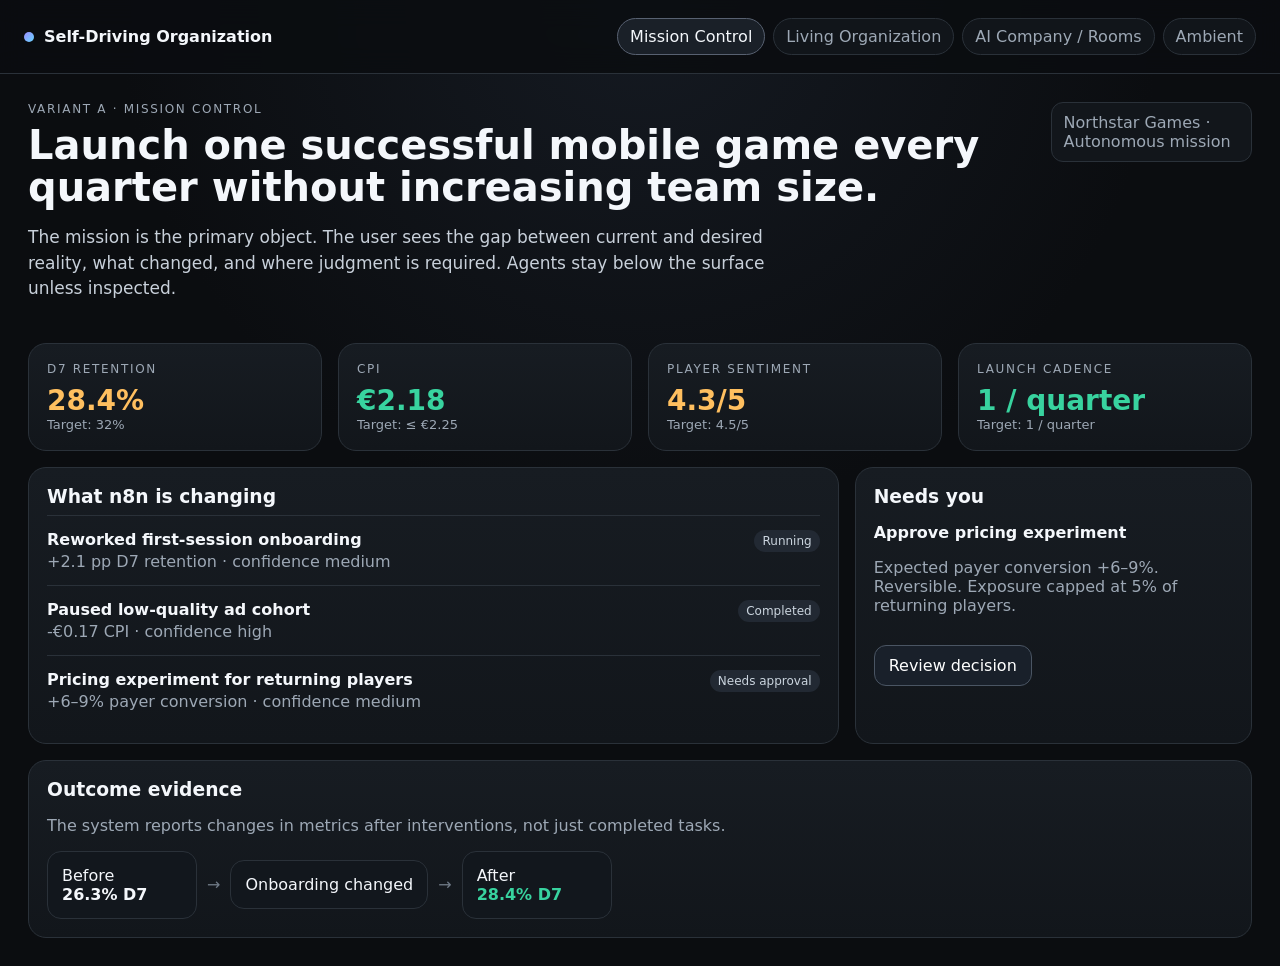
<file: index.html>
<!doctype html>
<html lang="en">
<head>
  <meta charset="utf-8" />
  <meta name="viewport" content="width=device-width,initial-scale=1" />
  <title>Self-Driving Organization — Concepts</title>
  <link rel="stylesheet" href="styles.css" />
</head>
<body>
  <div id="app"></div>
  <script type="module" src="app.js"></script>
</body>
</html>
</file>
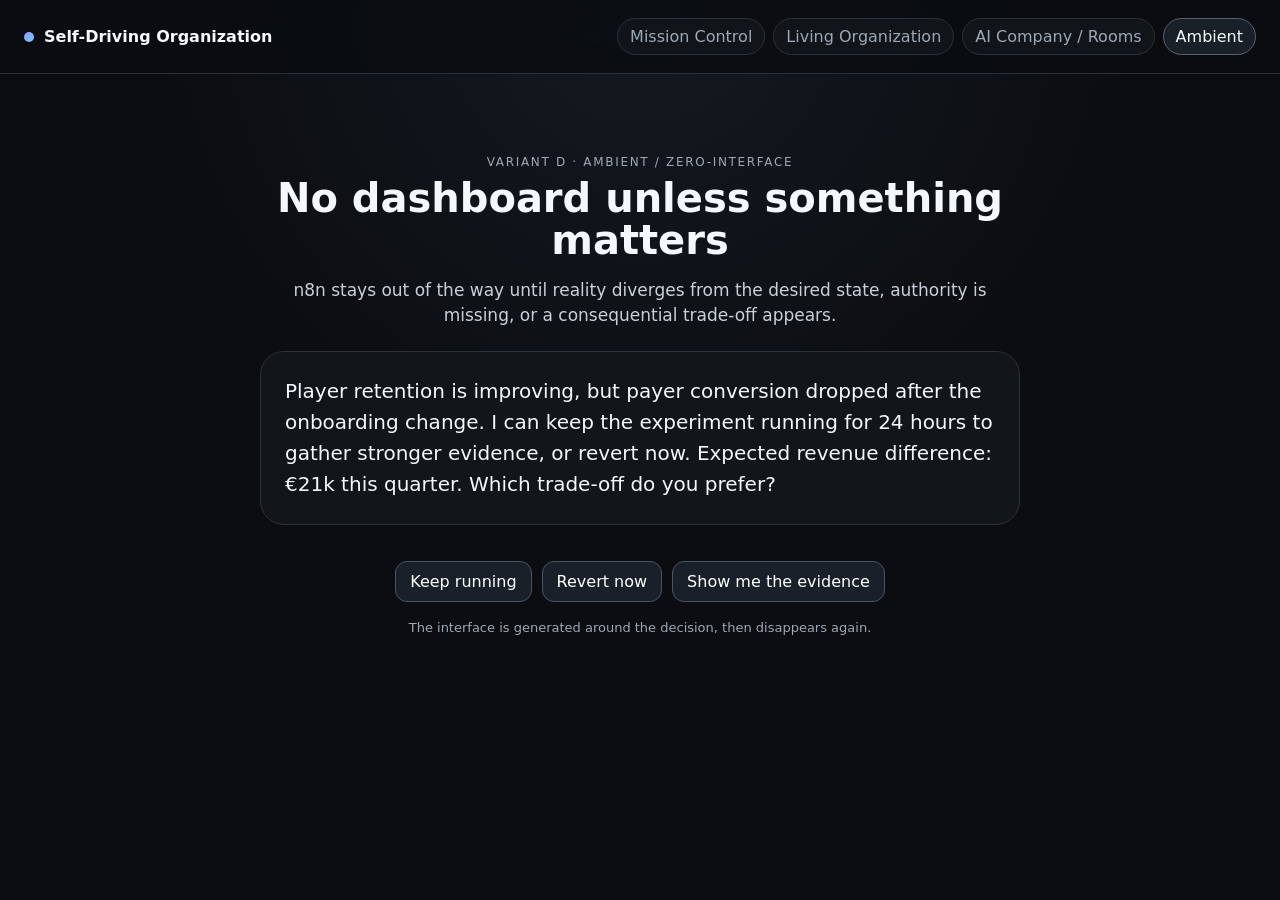
<file: prototypes/ambient/index.html>
<!doctype html><meta charset="utf-8"><title>Ambient / Zero-interface</title><script>location.replace("../../index.html#/ambient")</script><a href="../../index.html#/ambient">Open Ambient / Zero-interface</a>
</file>
<file: styles.css>
:root{
  --bg:#0b0d10;--panel:#12161b;--panel2:#171c22;--line:#2a3139;--text:#f4f7fb;--muted:#9da8b5;--good:#38d39f;--warn:#ffbf5f;--bad:#ff6b7a;--accent:#9b8cff;--accent2:#67d5ff;
}
*{box-sizing:border-box} body{margin:0;font-family:Inter,ui-sans-serif,system-ui,-apple-system,BlinkMacSystemFont,"Segoe UI",sans-serif;background:radial-gradient(circle at top,#151a22 0,#0b0d10 45%);color:var(--text)}
button,input{font:inherit}
a{color:inherit}
.shell{min-height:100vh;display:grid;grid-template-rows:auto 1fr}
.topbar{display:flex;justify-content:space-between;align-items:center;padding:18px 24px;border-bottom:1px solid var(--line);position:sticky;top:0;background:rgba(11,13,16,.88);backdrop-filter:blur(14px);z-index:10}
.brand{display:flex;gap:10px;align-items:center;font-weight:700}.brand-dot{width:10px;height:10px;border-radius:50%;background:linear-gradient(135deg,var(--accent),var(--accent2))}
.nav{display:flex;gap:8px;flex-wrap:wrap}.nav button{border:1px solid var(--line);background:#11151a;color:var(--muted);padding:8px 12px;border-radius:999px;cursor:pointer}.nav button.active{color:var(--text);border-color:#586171;background:#1a2028}
main{padding:28px;max-width:1440px;width:100%;margin:0 auto}
.hero{display:flex;justify-content:space-between;gap:24px;align-items:flex-start;margin-bottom:24px}.eyebrow{font-size:12px;text-transform:uppercase;letter-spacing:.14em;color:var(--muted)}h1{font-size:40px;line-height:1.05;margin:8px 0 10px}.lede{max-width:760px;color:#c8d0da;font-size:17px;line-height:1.5}
.badge{padding:10px 12px;border:1px solid var(--line);border-radius:12px;background:var(--panel);color:var(--muted)}
.grid{display:grid;grid-template-columns:repeat(12,1fr);gap:16px}.card{background:linear-gradient(180deg,var(--panel2),var(--panel));border:1px solid var(--line);border-radius:18px;padding:18px}.card h3{margin:0 0 8px}.muted{color:var(--muted)}
.metric{grid-column:span 3}.metric strong{display:block;font-size:28px;margin-top:8px}.good{color:var(--good)}.warn{color:var(--warn)}.bad{color:var(--bad)}
.wide{grid-column:span 8}.side{grid-column:span 4}.full{grid-column:1/-1}.half{grid-column:span 6}
.progress{height:8px;background:#242a31;border-radius:999px;overflow:hidden;margin-top:12px}.progress i{display:block;height:100%;background:linear-gradient(90deg,var(--accent),var(--accent2))}
.item{padding:14px 0;border-top:1px solid var(--line)}.item:first-child{border-top:0}.item-title{display:flex;justify-content:space-between;gap:10px}.chip{font-size:12px;padding:4px 8px;border-radius:999px;background:#222933;color:#cbd5df}
.flow{display:flex;align-items:center;gap:10px;flex-wrap:wrap}.node{padding:14px;border:1px solid var(--line);border-radius:14px;background:#12171d;min-width:150px}.arrow{color:#6f7a87}
.room-grid{display:grid;grid-template-columns:repeat(3,1fr);gap:16px}.room{min-height:190px;display:flex;flex-direction:column;justify-content:space-between;background:linear-gradient(145deg,#161b22,#101419);border:1px solid var(--line);border-radius:20px;padding:18px;cursor:pointer}.room:hover{border-color:#536173}.avatar{width:46px;height:46px;border-radius:50%;display:grid;place-items:center;background:linear-gradient(135deg,#574df2,#29b6f6);font-weight:700}
.transcript{font-size:18px;line-height:1.55;color:#d8dee7}.action{margin-top:14px;border:1px solid #4a5563;background:#19202a;color:white;border-radius:12px;padding:10px 14px;cursor:pointer}
.ambient{min-height:65vh;display:grid;place-items:center}.ambient-panel{max-width:760px;text-align:center}.ambient-panel .bubble{text-align:left;margin:22px auto;padding:24px;border:1px solid var(--line);background:var(--panel);border-radius:24px;font-size:20px;line-height:1.55}
.small{font-size:13px}.footer-note{margin-top:18px;color:var(--muted);font-size:13px}
@media(max-width:900px){.metric,.wide,.side,.half{grid-column:1/-1}.room-grid{grid-template-columns:1fr}.hero{flex-direction:column}h1{font-size:34px}}
</file>
